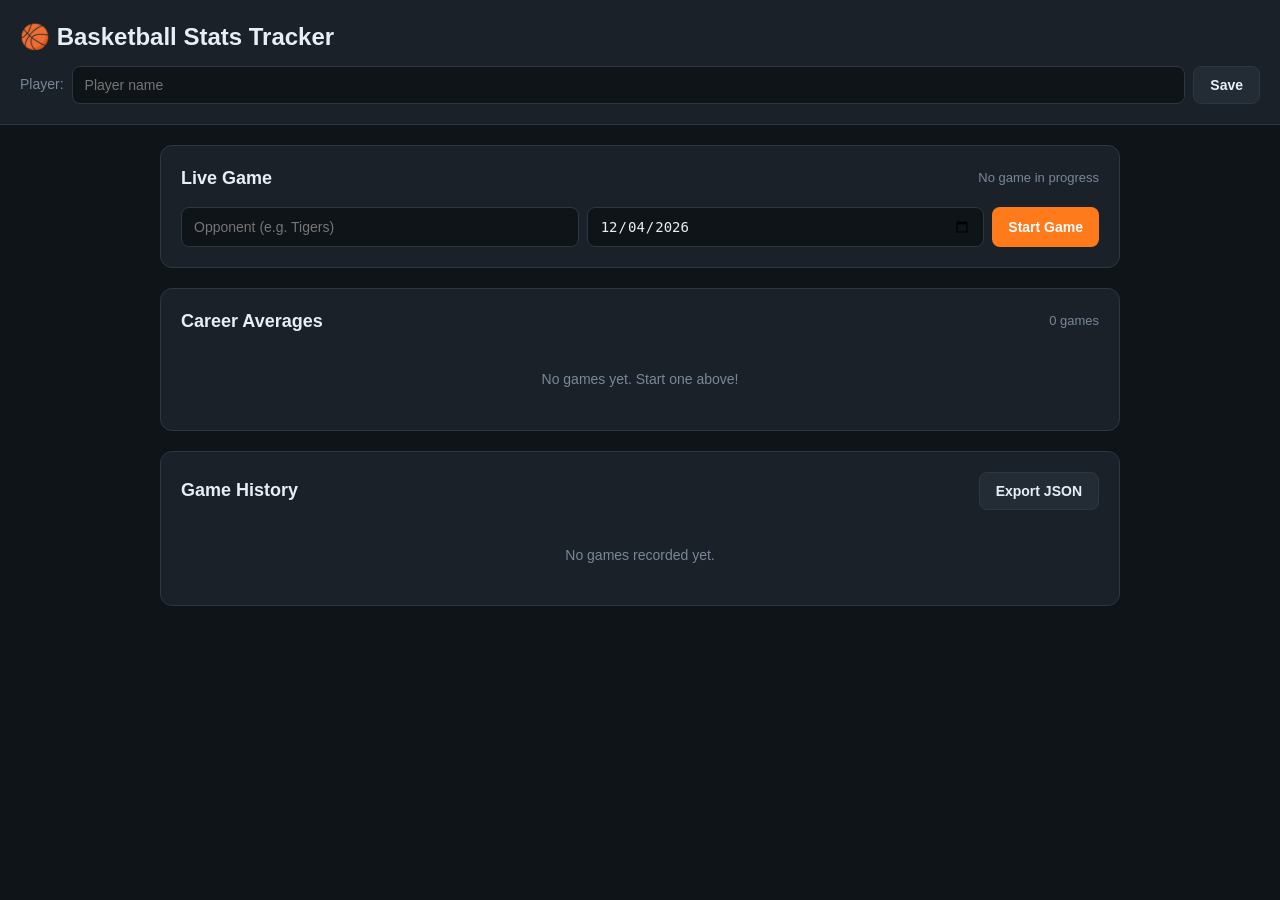
<file: index.html>
<!DOCTYPE html>
<html lang="en">
<head>
<meta charset="UTF-8" />
<meta name="viewport" content="width=device-width, initial-scale=1.0" />
<title>Basketball Stats Tracker</title>
<link rel="stylesheet" href="styles.css" />
</head>
<body>
<header>
  <h1>🏀 Basketball Stats Tracker</h1>
  <div class="player-bar">
    <label for="playerName">Player:</label>
    <input type="text" id="playerName" placeholder="Player name" />
    <button id="savePlayer" class="secondary">Save</button>
  </div>
</header>

<main>
  <section class="card" id="liveGameCard">
    <div class="card-header">
      <h2>Live Game</h2>
      <span id="gameStatus" class="status">No game in progress</span>
    </div>

    <div id="newGameForm">
      <div class="form-row">
        <input type="text" id="opponent" placeholder="Opponent (e.g. Tigers)" />
        <input type="date" id="gameDate" />
        <button id="startGame">Start Game</button>
      </div>
    </div>

    <div id="liveGame" class="hidden">
      <div class="game-header">
        <div class="game-meta">
          <input type="text" id="liveOpponent" placeholder="Opponent" />
          <input type="date" id="liveDate" />
        </div>
        <div class="big-score"><span id="livePoints">0</span> PTS</div>
      </div>

      <div class="stat-grid">
        <div class="stat-box" data-stat="ftm">
          <div class="stat-label">Free Throws</div>
          <div class="stat-value"><span id="ftm">0</span> / <span id="fta">0</span></div>
          <div class="stat-buttons">
            <button class="make" data-action="make" data-type="ft">Make +1</button>
            <button class="miss" data-action="miss" data-type="ft">Miss</button>
          </div>
        </div>

        <div class="stat-box" data-stat="fg2">
          <div class="stat-label">2-Pointers</div>
          <div class="stat-value"><span id="fg2m">0</span> / <span id="fg2a">0</span></div>
          <div class="stat-buttons">
            <button class="make" data-action="make" data-type="fg2">Make +2</button>
            <button class="miss" data-action="miss" data-type="fg2">Miss</button>
          </div>
        </div>

        <div class="stat-box" data-stat="fg3">
          <div class="stat-label">3-Pointers</div>
          <div class="stat-value"><span id="fg3m">0</span> / <span id="fg3a">0</span></div>
          <div class="stat-buttons">
            <button class="make" data-action="make" data-type="fg3">Make +3</button>
            <button class="miss" data-action="miss" data-type="fg3">Miss</button>
          </div>
        </div>

        <div class="stat-box simple">
          <div class="stat-label">Rebounds</div>
          <div class="stat-value" id="reb">0</div>
          <div class="stat-buttons">
            <button data-action="inc" data-stat="reb">+1</button>
            <button class="secondary" data-action="dec" data-stat="reb">−1</button>
          </div>
        </div>

        <div class="stat-box simple">
          <div class="stat-label">Assists</div>
          <div class="stat-value" id="ast">0</div>
          <div class="stat-buttons">
            <button data-action="inc" data-stat="ast">+1</button>
            <button class="secondary" data-action="dec" data-stat="ast">−1</button>
          </div>
        </div>

        <div class="stat-box simple">
          <div class="stat-label">Steals</div>
          <div class="stat-value" id="stl">0</div>
          <div class="stat-buttons">
            <button data-action="inc" data-stat="stl">+1</button>
            <button class="secondary" data-action="dec" data-stat="stl">−1</button>
          </div>
        </div>

        <div class="stat-box simple">
          <div class="stat-label">Blocks</div>
          <div class="stat-value" id="blk">0</div>
          <div class="stat-buttons">
            <button data-action="inc" data-stat="blk">+1</button>
            <button class="secondary" data-action="dec" data-stat="blk">−1</button>
          </div>
        </div>

        <div class="stat-box simple">
          <div class="stat-label">Turnovers</div>
          <div class="stat-value" id="tov">0</div>
          <div class="stat-buttons">
            <button data-action="inc" data-stat="tov">+1</button>
            <button class="secondary" data-action="dec" data-stat="tov">−1</button>
          </div>
        </div>

        <div class="stat-box simple">
          <div class="stat-label">Fouls</div>
          <div class="stat-value" id="pf">0</div>
          <div class="stat-buttons">
            <button data-action="inc" data-stat="pf">+1</button>
            <button class="secondary" data-action="dec" data-stat="pf">−1</button>
          </div>
        </div>
      </div>

      <div class="game-actions">
        <button id="finishGame" class="primary">Finish Game</button>
        <button id="cancelGame" class="danger">Cancel</button>
      </div>
      <div id="editBanner" class="edit-banner hidden">Editing saved game</div>
    </div>
  </section>

  <section class="card">
    <div class="card-header">
      <h2>Career Averages</h2>
      <span class="muted" id="gamesPlayed">0 games</span>
    </div>
    <div class="avg-grid" id="averages"></div>
  </section>

  <section class="card">
    <div class="card-header">
      <h2>Game History</h2>
      <button id="exportBtn" class="secondary">Export JSON</button>
    </div>
    <div id="history"></div>
  </section>
</main>

<script src="app.js"></script>
</body>
</html>
</file>
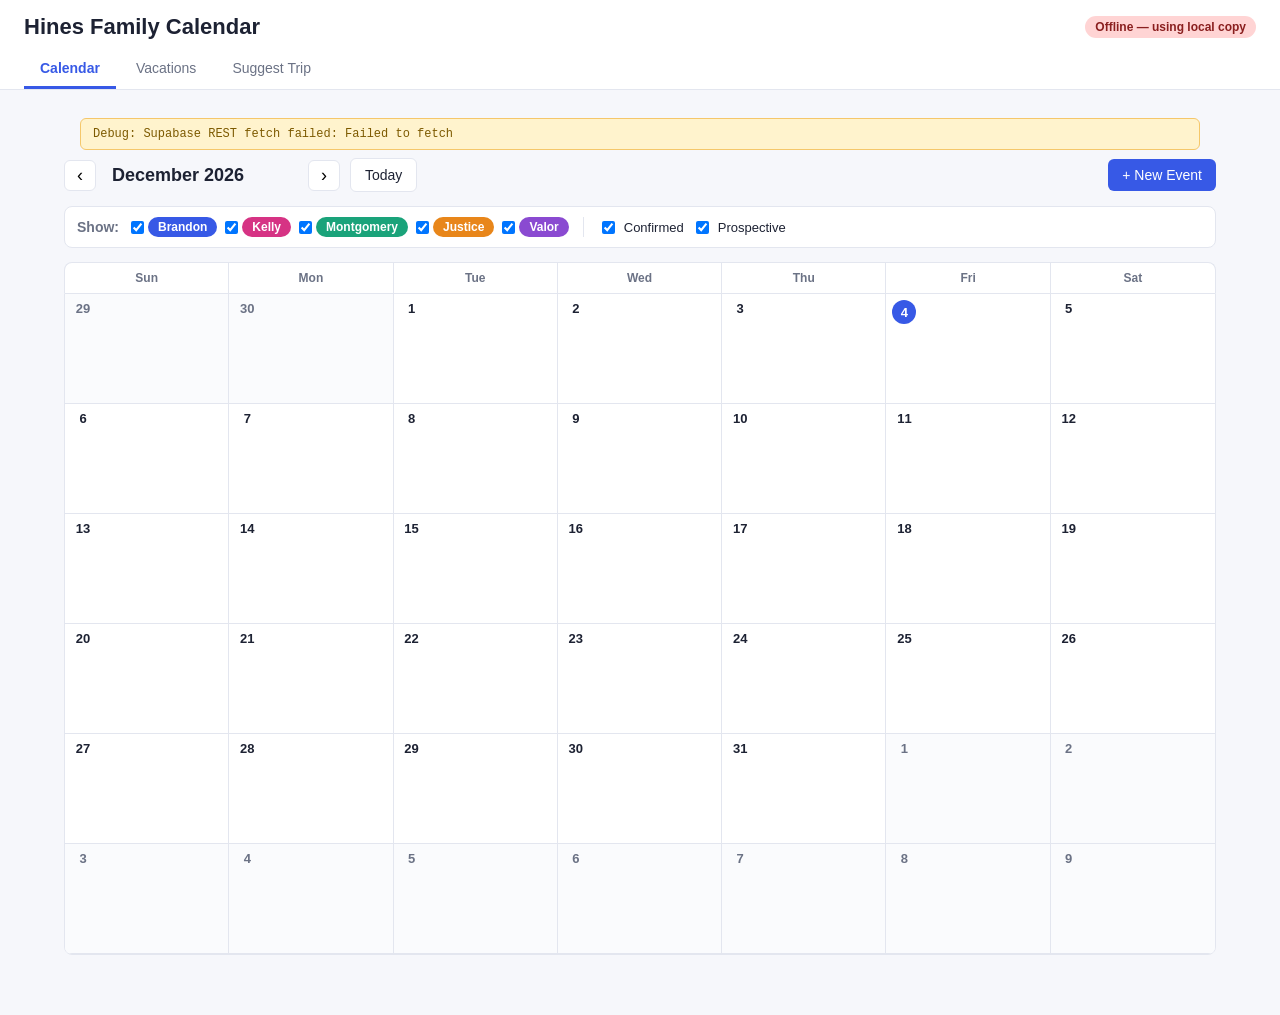
<file: calendar/index.html>
<!DOCTYPE html>
<html lang="en">
<head>
<meta charset="UTF-8" />
<meta name="viewport" content="width=device-width, initial-scale=1.0" />
<meta http-equiv="Cache-Control" content="no-cache, no-store, must-revalidate" />
<meta http-equiv="Pragma" content="no-cache" />
<meta http-equiv="Expires" content="0" />
<title>Hines Family Calendar</title>
<link rel="stylesheet" href="styles.css?v=4" />
</head>
<body>
<header class="app-header">
  <div class="header-row">
    <h1>Hines Family Calendar</h1>
    <span id="sync-status" class="sync-status" data-kind="connecting">Loading…</span>
  </div>
  <nav class="tabs">
    <button class="tab-btn active" data-tab="calendar">Calendar</button>
    <button class="tab-btn" data-tab="vacations">Vacations</button>
    <button class="tab-btn" data-tab="suggest">Suggest Trip</button>
  </nav>
</header>

<main>
  <section class="view active" id="view-calendar">
    <div class="calendar-controls">
      <button id="prev-month" class="nav-btn">‹</button>
      <h2 id="month-label"></h2>
      <button id="next-month" class="nav-btn">›</button>
      <button id="today-btn" class="secondary">Today</button>
      <button id="new-event-btn" class="primary">+ New Event</button>
    </div>

    <div class="filters">
      <span class="filter-label">Show:</span>
      <label class="member-chip"><input type="checkbox" class="filter-member" value="Brandon" checked /><span class="chip c-brandon">Brandon</span></label>
      <label class="member-chip"><input type="checkbox" class="filter-member" value="Kelly" checked /><span class="chip c-kelly">Kelly</span></label>
      <label class="member-chip"><input type="checkbox" class="filter-member" value="Montgomery" checked /><span class="chip c-montgomery">Montgomery</span></label>
      <label class="member-chip"><input type="checkbox" class="filter-member" value="Justice" checked /><span class="chip c-justice">Justice</span></label>
      <label class="member-chip"><input type="checkbox" class="filter-member" value="Valor" checked /><span class="chip c-valor">Valor</span></label>
      <span class="filter-sep"></span>
      <label class="status-toggle"><input type="checkbox" id="filter-confirmed" checked /> Confirmed</label>
      <label class="status-toggle"><input type="checkbox" id="filter-prospective" checked /> Prospective</label>
    </div>

    <div class="weekday-row">
      <div>Sun</div><div>Mon</div><div>Tue</div><div>Wed</div><div>Thu</div><div>Fri</div><div>Sat</div>
    </div>
    <div class="calendar-grid" id="calendar-grid"></div>
  </section>

  <section class="view" id="view-vacations">
    <div class="section-header">
      <h2>Vacations</h2>
      <button id="new-vacation-btn" class="primary">+ New Vacation</button>
    </div>
    <div id="vacation-list"></div>
  </section>

  <section class="view" id="view-suggest">
    <h2>Suggest Trip Dates</h2>
    <p class="muted">Find date windows where travelers have no confirmed conflicts.</p>
    <div class="suggest-form">
      <div class="field">
        <label>Who's going?</label>
        <label class="status-toggle"><input type="checkbox" id="suggest-everyone" /> Everyone</label>
        <div class="member-toggles" id="suggest-members"></div>
      </div>
      <div class="field-row">
        <div class="field">
          <label>Trip length (days)</label>
          <input type="number" id="suggest-duration" min="1" max="60" value="5" />
        </div>
        <div class="field">
          <label>Earliest date</label>
          <input type="date" id="suggest-start" />
        </div>
        <div class="field">
          <label>Latest date</label>
          <input type="date" id="suggest-end" />
        </div>
      </div>
      <div class="field">
        <label class="status-toggle"><input type="checkbox" id="suggest-avoid-prospective" /> Also avoid prospective events</label>
      </div>
      <button id="suggest-run" class="primary">Find Dates</button>
    </div>
    <div id="suggest-results"></div>
  </section>
</main>

<div class="modal-backdrop" id="event-modal" hidden style="display:none">
  <div class="modal">
    <header class="modal-header">
      <h3 id="event-modal-title">New Event</h3>
      <button class="close-btn" id="event-close" type="button">×</button>
    </header>
    <form id="event-form">
      <input type="hidden" id="event-id" />

      <div class="field">
        <label>Title</label>
        <input type="text" id="event-title" required placeholder="e.g. Soccer practice" />
      </div>

      <div class="field-row">
        <div class="field">
          <label>Type</label>
          <select id="event-type">
            <option value="activity">Activity</option>
            <option value="vacation">Vacation</option>
          </select>
        </div>
        <div class="field">
          <label>Status</label>
          <select id="event-status">
            <option value="confirmed">Confirmed</option>
            <option value="prospective">Prospective</option>
          </select>
        </div>
      </div>

      <div class="field-row">
        <div class="field">
          <label>Start date</label>
          <input type="date" id="event-start" required />
        </div>
        <div class="field">
          <label>End date</label>
          <input type="date" id="event-end" required />
        </div>
      </div>

      <div class="field">
        <label>Who's involved?</label>
        <label class="status-toggle"><input type="checkbox" id="event-everyone" /> Everyone</label>
        <div class="member-toggles" id="event-members"></div>
      </div>

      <fieldset id="vacation-fields" class="vacation-fields" hidden>
        <legend>Vacation Details</legend>

        <div class="field">
          <label>Flights</label>
          <div id="flights-list"></div>
          <button type="button" class="secondary small" id="add-flight">+ Add flight</button>
        </div>

        <div class="field">
          <label>Car rental</label>
          <input type="text" id="v-car" placeholder="Company, confirmation #, pickup/dropoff" />
        </div>

        <div class="field">
          <label>Hotel</label>
          <input type="text" id="v-hotel" placeholder="Name, confirmation #, check-in/out" />
        </div>

        <div class="field">
          <label>Who's watching the kids staying home?</label>
          <input type="text" id="v-kids-care" placeholder="e.g. Grandma has Valor at her house" />
        </div>

        <div class="field">
          <label>Who's watching Sable?</label>
          <input type="text" id="v-sable" placeholder="e.g. Boarding at Paws Inn" />
        </div>
      </fieldset>

      <div class="field">
        <label>Notes</label>
        <textarea id="event-notes" rows="3"></textarea>
      </div>

      <div class="modal-actions">
        <button type="button" class="danger" id="event-delete" hidden>Delete</button>
        <button type="button" class="secondary" id="event-cancel">Cancel</button>
        <button type="submit" class="primary">Save</button>
      </div>
    </form>
  </div>
</div>

<script>
  // Inline diagnostic: prove JS is running and the fresh HTML is loaded.
  (function () {
    var el = document.getElementById("sync-status");
    if (el) { el.textContent = "Starting…"; el.dataset.kind = "connecting"; }
  })();
</script>
<script>
// ---------- Supabase config (inline so there's no separate file to cache) ----------
window.FAMILY_CAL_CONFIG = {
  SUPABASE_URL: "https://amsstzzeuyuxqymkkeey.supabase.co",
  SUPABASE_ANON_KEY: "eyJhbGciOiJIUzI1NiIsInR5cCI6IkpXVCJ9.eyJpc3MiOiJzdXBhYmFzZSIsInJlZiI6ImFtc3N0enpldXl1eHF5bWtrZWV5Iiwicm9sZSI6ImFub24iLCJpYXQiOjE3NzY2MTQ0NTAsImV4cCI6MjA5MjE5MDQ1MH0.9oOxlqacqpwNjL_a0HPIzryFTFhqlkrlF1qluGQGxmI",
};

// ---------- App (inlined so cache is tied to the HTML) ----------
const STORAGE_KEY = "hines-family-calendar-v1";
const MEMBERS = ["Brandon", "Kelly", "Montgomery", "Justice", "Valor"];
const MONTH_NAMES = [
  "January","February","March","April","May","June",
  "July","August","September","October","November","December"
];

const cfg = window.FAMILY_CAL_CONFIG || {};
const SUPABASE_CONFIGURED =
  cfg.SUPABASE_URL &&
  cfg.SUPABASE_ANON_KEY &&
  !cfg.SUPABASE_URL.includes("YOUR-PROJECT-REF") &&
  !cfg.SUPABASE_ANON_KEY.includes("YOUR-ANON-KEY");

// Direct REST access to Supabase via fetch() — no client library required.
// PostgREST endpoint: {URL}/rest/v1/{table}

let supabase = null; // stays null unless the optional realtime lib loaded

const REST_HEADERS = SUPABASE_CONFIGURED ? {
  "apikey": cfg.SUPABASE_ANON_KEY,
  "Authorization": "Bearer " + cfg.SUPABASE_ANON_KEY,
  "Content-Type": "application/json",
} : {};

async function restRequest(method, path, body, extraHeaders) {
  const url = cfg.SUPABASE_URL + "/rest/v1" + path;
  const headers = Object.assign({}, REST_HEADERS, extraHeaders || {});
  const res = await fetch(url, {
    method,
    headers,
    body: body ? JSON.stringify(body) : undefined,
  });
  if (!res.ok) {
    let text = "";
    try { text = await res.text(); } catch {}
    throw new Error("HTTP " + res.status + " " + res.statusText + (text ? " — " + text : ""));
  }
  if (res.status === 204) return null;
  const ct = res.headers.get("content-type") || "";
  return ct.includes("application/json") ? res.json() : null;
}

function withTimeout(promise, ms, tag) {
  return Promise.race([
    promise,
    new Promise((_, reject) => setTimeout(() => reject(new Error(tag + " timed out after " + ms + "ms")), ms)),
  ]);
}

let state = { events: [] };
let viewDate = new Date();

function toISO(d) {
  const y = d.getFullYear();
  const m = String(d.getMonth() + 1).padStart(2, "0");
  const day = String(d.getDate()).padStart(2, "0");
  return y + "-" + m + "-" + day;
}
function fromISO(s) {
  const parts = s.split("-").map(Number);
  return new Date(parts[0], parts[1] - 1, parts[2]);
}
function addDays(d, n) {
  const x = new Date(d);
  x.setDate(x.getDate() + n);
  return x;
}
function daysBetween(a, b) {
  return Math.round((fromISO(b) - fromISO(a)) / (1000 * 60 * 60 * 24));
}
function sameDay(a, b) {
  return a.getFullYear() === b.getFullYear()
    && a.getMonth() === b.getMonth()
    && a.getDate() === b.getDate();
}
function formatShort(iso) {
  const d = fromISO(iso);
  return MONTH_NAMES[d.getMonth()].slice(0,3) + " " + d.getDate() + ", " + d.getFullYear();
}
function formatDateRange(start, end) {
  if (start === end) return formatShort(start);
  return formatShort(start) + " – " + formatShort(end);
}
function uid() {
  return Math.random().toString(36).slice(2, 10) + Date.now().toString(36);
}

function rowToEvent(r) {
  return {
    id: r.id,
    title: r.title,
    type: r.type,
    status: r.status,
    startDate: r.start_date,
    endDate: r.end_date,
    members: r.members || [],
    notes: r.notes || "",
    vacation: r.vacation || undefined,
  };
}
function eventToRow(ev) {
  return {
    id: ev.id,
    title: ev.title,
    type: ev.type,
    status: ev.status,
    start_date: ev.startDate,
    end_date: ev.endDate,
    members: ev.members,
    notes: ev.notes || "",
    vacation: ev.vacation || null,
  };
}

function loadLocal() {
  try {
    const raw = localStorage.getItem(STORAGE_KEY);
    return raw ? JSON.parse(raw) : null;
  } catch { return null; }
}
function saveLocal() {
  localStorage.setItem(STORAGE_KEY, JSON.stringify(state));
}

async function initData() {
  if (!SUPABASE_CONFIGURED) {
    const local = loadLocal();
    if (local) state = local;
    setSyncStatus("local", "Local only — share setup incomplete");
    return;
  }

  setSyncStatus("connecting", "Connecting…");

  try {
    const rows = await withTimeout(
      restRequest("GET", "/events?select=*", null, { "Accept": "application/json" }),
      10000,
      "events select"
    );
    state.events = (rows || []).map(rowToEvent);
    setSyncStatus("ok", "Synced");

    const local = loadLocal();
    if (state.events.length === 0 && local && local.events && local.events.length) {
      setSyncStatus("connecting", "Uploading local events…");
      try {
        const bulk = local.events.map(eventToRow);
        await restRequest("POST", "/events", bulk, { "Prefer": "resolution=merge-duplicates" });
        state.events = local.events;
        setSyncStatus("ok", "Synced (migrated local)");
      } catch (e) {
        console.warn("Migration upload failed:", e);
      }
    }

    // Simple polling to pick up edits from other family members every 20s.
    startPolling();
  } catch (err) {
    console.error("Initial fetch failed:", err);
    const msg = (err && err.message) || String(err);
    showDebug("Supabase REST fetch failed: " + msg);
    const local = loadLocal();
    if (local) state = local;
    setSyncStatus("error", "Offline — using local copy");
  }
}

let pollTimer = null;
function startPolling() {
  if (pollTimer) clearInterval(pollTimer);
  pollTimer = setInterval(async () => {
    try {
      const rows = await restRequest("GET", "/events?select=*", null, { "Accept": "application/json" });
      state.events = (rows || []).map(rowToEvent);
      renderCalendar();
      if (activeTab() === "vacations") renderVacations();
    } catch (e) {
      console.warn("Poll failed:", e);
    }
  }, 20000);
}

async function upsertEvent(ev) {
  if (!SUPABASE_CONFIGURED) { saveLocal(); return true; }
  try {
    await restRequest("POST", "/events", [eventToRow(ev)], { "Prefer": "resolution=merge-duplicates" });
    return true;
  } catch (err) {
    console.error(err);
    alert("Save failed: " + (err.message || err));
    return false;
  }
}

async function deleteEvent(id) {
  if (!SUPABASE_CONFIGURED) { saveLocal(); return true; }
  try {
    await restRequest("DELETE", "/events?id=eq." + encodeURIComponent(id));
    return true;
  } catch (err) {
    console.error(err);
    alert("Delete failed: " + (err.message || err));
    return false;
  }
}

function setSyncStatus(kind, text) {
  const el = document.getElementById("sync-status");
  if (!el) return;
  el.textContent = text;
  el.dataset.kind = kind;
}

function showDebug(msg) {
  let el = document.getElementById("debug-banner");
  if (!el) {
    el = document.createElement("div");
    el.id = "debug-banner";
    el.style.cssText = "background:#fff3cd;border:1px solid #f5c76a;color:#7d5a00;padding:8px 12px;margin:8px 16px;border-radius:6px;font-size:12px;font-family:monospace;white-space:pre-wrap;word-break:break-word;";
    const main = document.querySelector("main");
    if (main) main.insertBefore(el, main.firstChild);
  }
  el.textContent = "Debug: " + msg;
}

function activeTab() {
  const t = document.querySelector(".tab-btn.active");
  return t ? t.dataset.tab : null;
}

function eventCoversDate(ev, isoDate) {
  return isoDate >= ev.startDate && isoDate <= ev.endDate;
}
function eventsOnDate(isoDate) {
  return state.events.filter(ev => eventCoversDate(ev, isoDate));
}

document.querySelectorAll(".tab-btn").forEach(btn => {
  btn.addEventListener("click", () => {
    document.querySelectorAll(".tab-btn").forEach(b => b.classList.remove("active"));
    document.querySelectorAll(".view").forEach(v => v.classList.remove("active"));
    btn.classList.add("active");
    document.getElementById("view-" + btn.dataset.tab).classList.add("active");
    if (btn.dataset.tab === "vacations") renderVacations();
    if (btn.dataset.tab === "suggest") initSuggestView();
  });
});

const gridEl = document.getElementById("calendar-grid");
const monthLabel = document.getElementById("month-label");

function renderCalendar() {
  const year = viewDate.getFullYear();
  const month = viewDate.getMonth();
  monthLabel.textContent = MONTH_NAMES[month] + " " + year;

  const firstOfMonth = new Date(year, month, 1);
  const startDay = firstOfMonth.getDay();
  const gridStart = addDays(firstOfMonth, -startDay);

  const activeMembers = getFilterMembers();
  const showConfirmed = document.getElementById("filter-confirmed").checked;
  const showProspective = document.getElementById("filter-prospective").checked;

  const today = new Date();
  gridEl.innerHTML = "";

  for (let i = 0; i < 42; i++) {
    const cellDate = addDays(gridStart, i);
    const iso = toISO(cellDate);
    const cell = document.createElement("div");
    cell.className = "day-cell";
    if (cellDate.getMonth() !== month) cell.classList.add("other-month");
    if (sameDay(cellDate, today)) cell.classList.add("today");

    const num = document.createElement("div");
    num.className = "day-num";
    num.textContent = cellDate.getDate();
    cell.appendChild(num);

    const dayEvents = eventsOnDate(iso).filter(ev => {
      if (ev.status === "confirmed" && !showConfirmed) return false;
      if (ev.status === "prospective" && !showProspective) return false;
      return ev.members.some(m => activeMembers.includes(m));
    });
    dayEvents.sort((a, b) => (a.type === "vacation" ? -1 : 1));

    const MAX = 4;
    dayEvents.slice(0, MAX).forEach(ev => cell.appendChild(renderEventPill(ev)));
    if (dayEvents.length > MAX) {
      const more = document.createElement("div");
      more.className = "more-indicator";
      more.textContent = "+" + (dayEvents.length - MAX) + " more";
      more.addEventListener("click", () => alert(
        dayEvents.map(e => "• " + e.title + " (" + e.members.join(", ") + ")").join("\n")
      ));
      cell.appendChild(more);
    }

    cell.addEventListener("click", (e) => {
      if (e.target.classList.contains("event-pill") || e.target.closest(".event-pill")) return;
      if (e.target.classList.contains("more-indicator")) return;
      openEventModal({ defaultDate: iso });
    });

    gridEl.appendChild(cell);
  }
}

function renderEventPill(ev) {
  const pill = document.createElement("div");
  pill.className = "event-pill " + ev.status + (ev.type === "vacation" ? " vacation" : "") + (isImportedEvent(ev) ? " imported" : "");
  const dots = document.createElement("span");
  dots.className = "dots";
  ev.members.forEach(m => {
    const dot = document.createElement("span");
    dot.className = "dot d-" + m.toLowerCase();
    dot.title = m;
    dots.appendChild(dot);
  });
  pill.appendChild(dots);
  pill.appendChild(document.createTextNode(
    (ev.type === "vacation" ? "✈ " : (isImportedEvent(ev) ? "🍎 " : "")) + ev.title
  ));
  pill.title = ev.title + "\n" + formatDateRange(ev.startDate, ev.endDate) + "\n" + ev.members.join(", ") + "\n" + ev.status + (isImportedEvent(ev) ? "\n(From Apple Calendar)" : "");
  pill.addEventListener("click", (e) => {
    e.stopPropagation();
    openEventModal({ event: ev });
  });
  return pill;
}

function getFilterMembers() {
  return Array.from(document.querySelectorAll(".filter-member:checked")).map(el => el.value);
}

document.getElementById("prev-month").addEventListener("click", () => {
  viewDate = new Date(viewDate.getFullYear(), viewDate.getMonth() - 1, 1);
  renderCalendar();
});
document.getElementById("next-month").addEventListener("click", () => {
  viewDate = new Date(viewDate.getFullYear(), viewDate.getMonth() + 1, 1);
  renderCalendar();
});
document.getElementById("today-btn").addEventListener("click", () => {
  viewDate = new Date();
  renderCalendar();
});
document.getElementById("new-event-btn").addEventListener("click", () => openEventModal({}));
document.querySelectorAll(".filter-member, #filter-confirmed, #filter-prospective")
  .forEach(el => el.addEventListener("change", renderCalendar));

const modal = document.getElementById("event-modal");
const form = document.getElementById("event-form");
const typeSelect = document.getElementById("event-type");
const vacationFields = document.getElementById("vacation-fields");
const membersContainer = document.getElementById("event-members");
const everyoneToggle = document.getElementById("event-everyone");
const flightsList = document.getElementById("flights-list");
const deleteBtn = document.getElementById("event-delete");
const modalTitle = document.getElementById("event-modal-title");

function buildMemberToggles(container, namePrefix) {
  container.innerHTML = "";
  MEMBERS.forEach(m => {
    const label = document.createElement("label");
    label.className = "member-chip";
    label.innerHTML = '<input type="checkbox" name="' + namePrefix + '" value="' + m + '" /><span class="chip c-' + m.toLowerCase() + '">' + m + '</span>';
    container.appendChild(label);
  });
}

buildMemberToggles(membersContainer, "event-member");
buildMemberToggles(document.getElementById("suggest-members"), "suggest-member");

typeSelect.addEventListener("change", () => {
  vacationFields.hidden = typeSelect.value !== "vacation";
});
everyoneToggle.addEventListener("change", () => {
  document.querySelectorAll('[name="event-member"]').forEach(cb => {
    cb.checked = everyoneToggle.checked;
  });
});
membersContainer.addEventListener("change", () => {
  const all = Array.from(document.querySelectorAll('[name="event-member"]'));
  everyoneToggle.checked = all.every(x => x.checked);
});

document.getElementById("event-close").addEventListener("click", closeModal);
document.getElementById("event-cancel").addEventListener("click", closeModal);
modal.addEventListener("click", (e) => {
  if (e.target === modal) closeModal();
});

document.getElementById("add-flight").addEventListener("click", () => addFlightRow({}));

function addFlightRow(flight) {
  const row = document.createElement("div");
  row.className = "flight-row";
  row.innerHTML =
    '<input type="text" class="flight-input" placeholder="Who / Airline / Flight # / Dates / Confirmation" value="' + escapeAttr(flight.detail || "") + '" />' +
    '<button type="button" class="secondary small remove-flight">Remove</button>';
  row.querySelector(".remove-flight").addEventListener("click", () => row.remove());
  flightsList.appendChild(row);
}

function escapeAttr(s) { return String(s).replace(/"/g, "&quot;"); }

function isImportedEvent(ev) {
  return !!(ev && typeof ev.id === "string" && ev.id.startsWith("ical-"));
}

function setModalReadOnly(readOnly) {
  const inputs = form.querySelectorAll("input, select, textarea, button.remove-flight, #add-flight");
  inputs.forEach(el => {
    if (el.type === "checkbox") el.disabled = readOnly;
    else if (el.tagName === "BUTTON") el.disabled = readOnly;
    else el.readOnly = readOnly;
    if (el.tagName === "SELECT") el.disabled = readOnly;
  });
  const saveBtn = form.querySelector('button[type="submit"]');
  if (saveBtn) saveBtn.hidden = readOnly;
  deleteBtn.hidden = readOnly || !document.getElementById("event-id").value;

  let banner = document.getElementById("readonly-banner");
  if (readOnly) {
    if (!banner) {
      banner = document.createElement("div");
      banner.id = "readonly-banner";
      banner.style.cssText = "background:#eaf1ff;border:1px solid #b9cbff;color:#1e3a8a;padding:8px 12px;border-radius:6px;margin-bottom:12px;font-size:13px;";
      form.insertBefore(banner, form.firstChild);
    }
    banner.textContent = "From Apple Calendar — edit it in Calendar.app. Changes here won't stick; the next hourly sync will overwrite them.";
    banner.hidden = false;
  } else if (banner) {
    banner.hidden = true;
  }
}

function openEventModal(opts) {
  opts = opts || {};
  const event = opts.event;
  const defaultDate = opts.defaultDate;
  if (membersContainer.children.length === 0) {
    buildMemberToggles(membersContainer, "event-member");
  }
  form.reset();
  flightsList.innerHTML = "";
  deleteBtn.hidden = !event;
  const readOnly = isImportedEvent(event);
  modalTitle.textContent = readOnly ? "Apple Calendar Event" : (event ? "Edit Event" : "New Event");

  if (event) {
    document.getElementById("event-id").value = event.id;
    document.getElementById("event-title").value = event.title;
    typeSelect.value = event.type;
    document.getElementById("event-status").value = event.status;
    document.getElementById("event-start").value = event.startDate;
    document.getElementById("event-end").value = event.endDate;
    document.getElementById("event-notes").value = event.notes || "";
    document.querySelectorAll('[name="event-member"]').forEach(cb => {
      cb.checked = event.members.includes(cb.value);
    });
    everyoneToggle.checked = event.members.length === MEMBERS.length;
    if (event.type === "vacation") {
      const vac = event.vacation || {};
      document.getElementById("v-car").value = vac.carRental || "";
      document.getElementById("v-hotel").value = vac.hotel || "";
      document.getElementById("v-kids-care").value = vac.kidsCare || "";
      document.getElementById("v-sable").value = vac.sableCare || "";
      (vac.flights || []).forEach(addFlightRow);
    }
  } else {
    document.getElementById("event-id").value = "";
    const d = defaultDate || toISO(new Date());
    document.getElementById("event-start").value = d;
    document.getElementById("event-end").value = d;
    document.getElementById("event-status").value = "confirmed";
    typeSelect.value = "activity";
  }
  vacationFields.hidden = typeSelect.value !== "vacation";
  setModalReadOnly(readOnly);
  modal.hidden = false;
  modal.style.display = "";
}

function closeModal() {
  modal.hidden = true;
  modal.style.display = "none";
}

form.addEventListener("submit", async (e) => {
  e.preventDefault();
  const id = document.getElementById("event-id").value || uid();
  const members = Array.from(document.querySelectorAll('[name="event-member"]:checked')).map(cb => cb.value);
  if (members.length === 0) {
    alert("Select at least one family member (or toggle Everyone).");
    return;
  }
  const startDate = document.getElementById("event-start").value;
  const endDate = document.getElementById("event-end").value;
  if (endDate < startDate) {
    alert("End date must be on or after start date.");
    return;
  }
  const type = typeSelect.value;
  const ev = {
    id,
    title: document.getElementById("event-title").value.trim(),
    type,
    status: document.getElementById("event-status").value,
    startDate,
    endDate,
    members,
    notes: document.getElementById("event-notes").value.trim(),
  };
  if (type === "vacation") {
    const flights = Array.from(flightsList.querySelectorAll(".flight-input"))
      .map(i => ({ detail: i.value.trim() }))
      .filter(f => f.detail);
    ev.vacation = {
      flights,
      carRental: document.getElementById("v-car").value.trim(),
      hotel: document.getElementById("v-hotel").value.trim(),
      kidsCare: document.getElementById("v-kids-care").value.trim(),
      sableCare: document.getElementById("v-sable").value.trim(),
    };
  }

  const idx = state.events.findIndex(e => e.id === id);
  if (idx >= 0) state.events[idx] = ev;
  else state.events.push(ev);

  await upsertEvent(ev);
  if (!supabase) saveLocal();
  closeModal();
  renderCalendar();
  if (activeTab() === "vacations") renderVacations();
});

deleteBtn.addEventListener("click", async () => {
  const id = document.getElementById("event-id").value;
  if (!id) return;
  if (!confirm("Delete this event?")) return;
  state.events = state.events.filter(e => e.id !== id);
  await deleteEvent(id);
  if (!supabase) saveLocal();
  closeModal();
  renderCalendar();
  renderVacations();
});

document.getElementById("new-vacation-btn").addEventListener("click", () => {
  openEventModal({});
  typeSelect.value = "vacation";
  vacationFields.hidden = false;
});

function renderVacations() {
  const list = document.getElementById("vacation-list");
  const vacations = state.events
    .filter(e => e.type === "vacation")
    .sort((a, b) => a.startDate.localeCompare(b.startDate));

  if (vacations.length === 0) {
    list.innerHTML = '<div class="empty">No vacations yet. Click "+ New Vacation" to add one.</div>';
    return;
  }
  list.innerHTML = "";
  vacations.forEach(v => list.appendChild(renderVacationCard(v)));
}

function renderVacationCard(v) {
  const card = document.createElement("div");
  card.className = "vacation-card " + v.status;
  const travelers = v.members.map(m => '<span class="chip c-' + m.toLowerCase() + '">' + m + '</span>').join("");
  const notGoing = MEMBERS.filter(m => !v.members.includes(m));
  const vac = v.vacation || {};

  const detailRows = [];
  const needed = (label) => '<span class="needed">' + label + ' Needed</span>';

  detailRows.push('<div class="detail-row"><div class="label">Flights</div><div>' +
    (vac.flights && vac.flights.length
      ? vac.flights.map(f => escapeHtml(f.detail)).join("<br>")
      : needed("Flights")) +
    '</div></div>');

  detailRows.push('<div class="detail-row"><div class="label">Car rental</div><div>' +
    (vac.carRental ? escapeHtml(vac.carRental) : needed("Car Rental")) +
    '</div></div>');

  detailRows.push('<div class="detail-row"><div class="label">Hotel</div><div>' +
    (vac.hotel ? escapeHtml(vac.hotel) : needed("Hotel")) +
    '</div></div>');

  if (notGoing.length) {
    detailRows.push('<div class="detail-row"><div class="label">Kids staying home</div><div><strong>' +
      notGoing.join(", ") + '</strong> — ' +
      (vac.kidsCare ? escapeHtml(vac.kidsCare) : needed("Kid Care")) +
      '</div></div>');
  }

  detailRows.push('<div class="detail-row"><div class="label">Sable\'s care</div><div>' +
    (vac.sableCare ? escapeHtml(vac.sableCare) : needed("Sable Care")) +
    '</div></div>');

  if (v.notes) detailRows.push('<div class="detail-row"><div class="label">Notes</div><div>' + escapeHtml(v.notes) + '</div></div>');

  card.innerHTML =
    '<h3>' +
      '<span>✈ ' + escapeHtml(v.title) + ' <span class="status-tag ' + v.status + '">' + v.status + '</span></span>' +
      '<button class="edit-link" data-edit-id="' + v.id + '">Edit</button>' +
    '</h3>' +
    '<div class="dates">' + formatDateRange(v.startDate, v.endDate) + ' · ' + (daysBetween(v.startDate, v.endDate) + 1) + ' days</div>' +
    '<div class="travelers">' + (travelers || '<span class="muted">No travelers selected</span>') + '</div>' +
    detailRows.join("");
  card.querySelector(".edit-link").addEventListener("click", () => openEventModal({ event: v }));
  return card;
}

function escapeHtml(s) {
  return String(s).replace(/[&<>"']/g, c => ({
    "&":"&amp;","<":"&lt;",">":"&gt;","\"":"&quot;","'":"&#39;"
  })[c]);
}

function initSuggestView() {
  const startInput = document.getElementById("suggest-start");
  const endInput = document.getElementById("suggest-end");
  if (!startInput.value) {
    const today = new Date();
    startInput.value = toISO(today);
    endInput.value = toISO(addDays(today, 180));
  }
}

document.getElementById("suggest-everyone").addEventListener("change", (e) => {
  document.querySelectorAll('[name="suggest-member"]').forEach(cb => cb.checked = e.target.checked);
});

document.getElementById("suggest-run").addEventListener("click", () => {
  const members = Array.from(document.querySelectorAll('[name="suggest-member"]:checked')).map(cb => cb.value);
  const duration = parseInt(document.getElementById("suggest-duration").value, 10);
  const start = document.getElementById("suggest-start").value;
  const end = document.getElementById("suggest-end").value;
  const avoidProspective = document.getElementById("suggest-avoid-prospective").checked;

  const resultsEl = document.getElementById("suggest-results");
  if (!members.length) {
    resultsEl.innerHTML = '<div class="empty">Pick at least one traveler.</div>';
    return;
  }
  if (!start || !end || !duration) {
    resultsEl.innerHTML = '<div class="empty">Fill out duration and date range.</div>';
    return;
  }
  if (fromISO(end) < fromISO(start)) {
    resultsEl.innerHTML = '<div class="empty">Latest date must be after earliest date.</div>';
    return;
  }

  const suggestions = findAvailableWindows({ members, duration, start, end, avoidProspective });
  if (!suggestions.length) {
    resultsEl.innerHTML = '<div class="empty">No ' + duration + '-day windows are fully free. Try extending the date range, shortening the trip, or turning off "avoid prospective".</div>';
    return;
  }
  resultsEl.innerHTML = "";
  const header = document.createElement("h3");
  header.textContent = "Top " + Math.min(suggestions.length, 10) + " suggestions";
  resultsEl.appendChild(header);

  suggestions.slice(0, 10).forEach(s => {
    const row = document.createElement("div");
    row.className = "suggest-result " + (s.prospectiveConflicts === 0 ? "clean" : "ok");
    const note = s.prospectiveConflicts === 0
      ? "No conflicts"
      : s.prospectiveConflicts + " prospective conflict" + (s.prospectiveConflicts>1?"s":"");
    row.innerHTML =
      '<div>' +
        '<div class="range">' + formatDateRange(s.startDate, s.endDate) + '</div>' +
        '<div class="note">' + note + (s.weekendDays ? " · " + s.weekendDays + " weekend day(s)" : "") + '</div>' +
      '</div>' +
      '<button class="secondary small" data-plan="' + s.startDate + '|' + s.endDate + '">Plan trip</button>';
    row.querySelector("[data-plan]").addEventListener("click", () => {
      openEventModal({});
      typeSelect.value = "vacation";
      vacationFields.hidden = false;
      document.getElementById("event-start").value = s.startDate;
      document.getElementById("event-end").value = s.endDate;
      document.getElementById("event-title").value = "New Trip";
      document.querySelectorAll('[name="event-member"]').forEach(cb => {
        cb.checked = members.includes(cb.value);
      });
      everyoneToggle.checked = members.length === MEMBERS.length;
    });
    resultsEl.appendChild(row);
  });
});

function findAvailableWindows(opts) {
  const { members, duration, start, end, avoidProspective } = opts;
  const results = [];
  let cursor = fromISO(start);
  const endDate = fromISO(end);

  while (addDays(cursor, duration - 1) <= endDate) {
    const windowStart = toISO(cursor);
    const windowEnd = toISO(addDays(cursor, duration - 1));
    let hasConfirmedConflict = false;
    let prospectiveConflicts = 0;

    for (const ev of state.events) {
      if (!ev.members.some(m => members.includes(m))) continue;
      if (ev.endDate < windowStart || ev.startDate > windowEnd) continue;
      if (ev.status === "confirmed") { hasConfirmedConflict = true; break; }
      if (ev.status === "prospective") prospectiveConflicts++;
    }

    if (!hasConfirmedConflict && (!avoidProspective || prospectiveConflicts === 0)) {
      let weekendDays = 0;
      for (let i = 0; i < duration; i++) {
        const day = addDays(cursor, i).getDay();
        if (day === 0 || day === 6) weekendDays++;
      }
      results.push({ startDate: windowStart, endDate: windowEnd, prospectiveConflicts, weekendDays });
    }
    cursor = addDays(cursor, 1);
  }

  results.sort((a, b) =>
    a.prospectiveConflicts - b.prospectiveConflicts
    || b.weekendDays - a.weekendDays
    || a.startDate.localeCompare(b.startDate)
  );
  return results;
}

(async function boot() {
  renderCalendar();
  await initData();
  renderCalendar();
})();
</script>
</body>
</html>
</file>
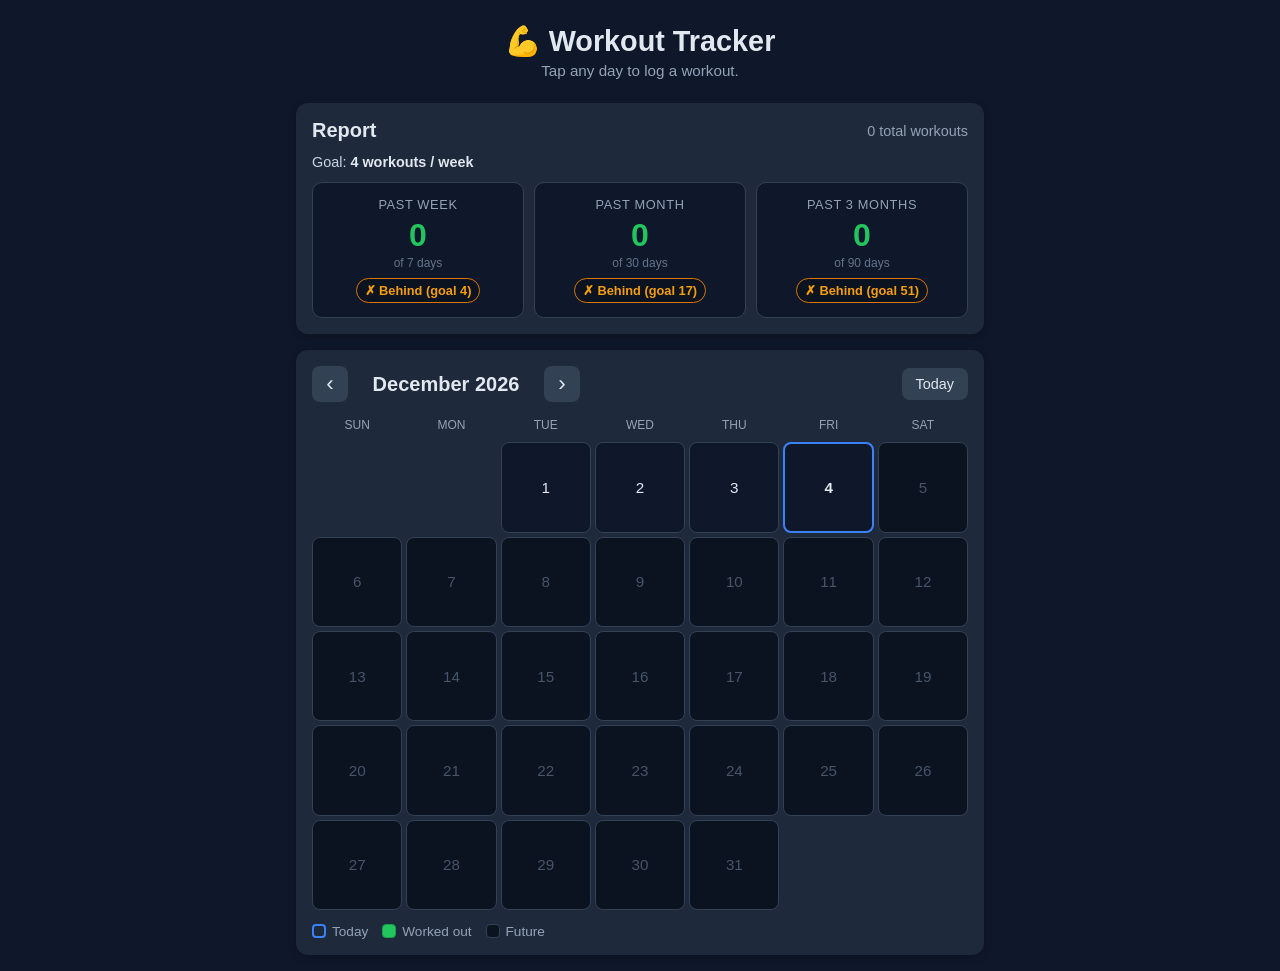
<file: workout.html>
<!DOCTYPE html>
<html lang="en">
<head>
<meta charset="UTF-8" />
<meta name="viewport" content="width=device-width, initial-scale=1.0" />
<title>Workout Tracker</title>
<link rel="stylesheet" href="workout.css?v=2" />
</head>
<body>
<header>
  <h1>💪 Workout Tracker</h1>
  <p class="subtitle">Tap any day to log a workout.</p>
</header>

<main>
  <section class="card" id="reportCard">
    <div class="card-header">
      <h2>Report</h2>
      <span class="muted" id="totalCount">0 total workouts</span>
    </div>
    <p class="goal-line">Goal: <strong>4 workouts / week</strong></p>
    <div class="report-grid">
      <div class="report-box">
        <div class="report-label">Past Week</div>
        <div class="report-value" id="reportWeek">0</div>
        <div class="report-sub" id="subWeek">of 7 days</div>
        <div class="report-status" id="statusWeek"></div>
      </div>
      <div class="report-box">
        <div class="report-label">Past Month</div>
        <div class="report-value" id="reportMonth">0</div>
        <div class="report-sub" id="subMonth">of 30 days</div>
        <div class="report-status" id="statusMonth"></div>
      </div>
      <div class="report-box">
        <div class="report-label">Past 3 Months</div>
        <div class="report-value" id="reportQuarter">0</div>
        <div class="report-sub" id="subQuarter">of 90 days</div>
        <div class="report-status" id="statusQuarter"></div>
      </div>
    </div>
  </section>

  <section class="card">
    <div class="card-header">
      <div class="calendar-nav">
        <button id="prevMonth" class="nav-btn" aria-label="Previous month">‹</button>
        <h2 id="monthLabel">Month Year</h2>
        <button id="nextMonth" class="nav-btn" aria-label="Next month">›</button>
      </div>
      <button id="todayBtn" class="secondary">Today</button>
    </div>

    <div class="weekday-row">
      <div>Sun</div>
      <div>Mon</div>
      <div>Tue</div>
      <div>Wed</div>
      <div>Thu</div>
      <div>Fri</div>
      <div>Sat</div>
    </div>
    <div class="calendar-grid" id="calendar"></div>

    <div class="legend">
      <span class="legend-item"><span class="swatch today"></span> Today</span>
      <span class="legend-item"><span class="swatch worked"></span> Worked out</span>
      <span class="legend-item"><span class="swatch future"></span> Future</span>
    </div>
  </section>
</main>

<script src="workout.js?v=2"></script>
</body>
</html>
</file>
<file: styles.css>
* { box-sizing: border-box; }

:root {
  --bg: #0f1419;
  --card: #1a2129;
  --card-hover: #232b34;
  --border: #2d3742;
  --text: #e8eef5;
  --muted: #7a8799;
  --accent: #ff7a1a;
  --accent-hover: #ff9040;
  --green: #2ecc71;
  --red: #e74c3c;
}

body {
  margin: 0;
  font-family: -apple-system, BlinkMacSystemFont, "Segoe UI", Roboto, sans-serif;
  background: var(--bg);
  color: var(--text);
  line-height: 1.4;
}

header {
  padding: 20px;
  border-bottom: 1px solid var(--border);
  background: var(--card);
}

header h1 {
  margin: 0 0 12px 0;
  font-size: 24px;
}

.player-bar {
  display: flex;
  gap: 8px;
  align-items: center;
  flex-wrap: wrap;
}

.player-bar label {
  color: var(--muted);
  font-size: 14px;
}

main {
  max-width: 1000px;
  margin: 0 auto;
  padding: 20px;
  display: flex;
  flex-direction: column;
  gap: 20px;
}

.card {
  background: var(--card);
  border: 1px solid var(--border);
  border-radius: 12px;
  padding: 20px;
}

.card-header {
  display: flex;
  justify-content: space-between;
  align-items: center;
  margin-bottom: 16px;
}

.card-header h2 {
  margin: 0;
  font-size: 18px;
}

.status {
  color: var(--muted);
  font-size: 13px;
}

input[type="text"], input[type="date"] {
  background: var(--bg);
  border: 1px solid var(--border);
  color: var(--text);
  padding: 10px 12px;
  border-radius: 8px;
  font-size: 14px;
  flex: 1;
  min-width: 0;
}

input:focus {
  outline: none;
  border-color: var(--accent);
}

button {
  background: var(--accent);
  color: white;
  border: none;
  padding: 10px 16px;
  border-radius: 8px;
  cursor: pointer;
  font-weight: 600;
  font-size: 14px;
  transition: background 0.15s;
}

button:hover { background: var(--accent-hover); }

button.secondary {
  background: var(--card-hover);
  color: var(--text);
  border: 1px solid var(--border);
}
button.secondary:hover { background: var(--border); }

button.danger {
  background: var(--red);
}
button.danger:hover { background: #c0392b; }

button.primary {
  background: var(--green);
}
button.primary:hover { background: #27ae60; }

.form-row {
  display: flex;
  gap: 8px;
  flex-wrap: wrap;
}

.hidden { display: none !important; }

.game-header {
  display: flex;
  justify-content: space-between;
  align-items: center;
  margin-bottom: 20px;
  padding-bottom: 16px;
  border-bottom: 1px solid var(--border);
}

.big-score {
  font-size: 28px;
  font-weight: 700;
  color: var(--accent);
}

.game-meta {
  display: flex;
  gap: 8px;
  flex-wrap: wrap;
  flex: 1;
  min-width: 0;
  max-width: 60%;
}

.game-meta input[type="text"] {
  flex: 2 1 140px;
}

.game-meta input[type="date"] {
  flex: 1 1 130px;
}

.edit-banner {
  margin-top: 12px;
  background: rgba(255, 122, 26, 0.12);
  border: 1px solid rgba(255, 122, 26, 0.4);
  color: var(--accent);
  padding: 8px 12px;
  border-radius: 8px;
  font-size: 13px;
  text-align: center;
}

.muted { color: var(--muted); margin-left: 8px; font-size: 13px; }

.stat-grid {
  display: grid;
  grid-template-columns: repeat(auto-fill, minmax(180px, 1fr));
  gap: 12px;
}

.stat-box {
  background: var(--bg);
  border: 1px solid var(--border);
  border-radius: 10px;
  padding: 14px;
  text-align: center;
}

.stat-label {
  font-size: 12px;
  color: var(--muted);
  text-transform: uppercase;
  letter-spacing: 0.5px;
  margin-bottom: 8px;
}

.stat-value {
  font-size: 24px;
  font-weight: 700;
  margin-bottom: 10px;
}

.stat-buttons {
  display: flex;
  gap: 6px;
  justify-content: center;
}

.stat-buttons button {
  padding: 8px 10px;
  font-size: 13px;
  flex: 1;
}

button.make { background: var(--green); }
button.make:hover { background: #27ae60; }
button.miss { background: var(--card-hover); color: var(--text); border: 1px solid var(--border); }
button.miss:hover { background: var(--border); }

.game-actions {
  display: flex;
  gap: 8px;
  margin-top: 20px;
  justify-content: flex-end;
}

.avg-grid {
  display: grid;
  grid-template-columns: repeat(auto-fill, minmax(120px, 1fr));
  gap: 10px;
}

.avg-item {
  background: var(--bg);
  border: 1px solid var(--border);
  border-radius: 8px;
  padding: 12px;
  text-align: center;
}

.avg-item .label {
  font-size: 11px;
  color: var(--muted);
  text-transform: uppercase;
  letter-spacing: 0.5px;
}

.avg-item .value {
  font-size: 20px;
  font-weight: 700;
  margin-top: 4px;
  color: var(--accent);
}

#history {
  display: flex;
  flex-direction: column;
  gap: 8px;
}

.history-item {
  background: var(--bg);
  border: 1px solid var(--border);
  border-radius: 8px;
  padding: 12px 14px;
  display: flex;
  justify-content: space-between;
  align-items: center;
  flex-wrap: wrap;
  gap: 8px;
}

.history-item .opp {
  font-weight: 600;
}

.history-item .date {
  color: var(--muted);
  font-size: 13px;
  margin-left: 8px;
}

.history-item .stats {
  color: var(--muted);
  font-size: 13px;
}

.history-item .stats strong {
  color: var(--text);
}

.history-actions {
  display: flex;
  gap: 4px;
}

.edit-btn, .delete-btn {
  background: transparent;
  padding: 4px 8px;
  font-size: 12px;
}

.edit-btn {
  color: var(--accent);
}
.edit-btn:hover { background: rgba(255, 122, 26, 0.12); }

.delete-btn {
  color: var(--red);
}
.delete-btn:hover { background: rgba(231, 76, 60, 0.1); }

.empty {
  color: var(--muted);
  text-align: center;
  padding: 20px;
  font-size: 14px;
}

@media (max-width: 500px) {
  header h1 { font-size: 20px; }
  .big-score { font-size: 22px; }
  .stat-grid { grid-template-columns: repeat(2, 1fr); }
}
</file>
<file: calendar/styles.css>
* { box-sizing: border-box; }
[hidden] { display: none !important; }

:root {
  --bg: #f6f7fb;
  --surface: #ffffff;
  --border: #e3e6ef;
  --text: #1d2233;
  --muted: #6b7285;
  --primary: #3759e6;
  --primary-dark: #2a47c2;
  --danger: #d64545;
  --warning: #e8a100;

  --c-brandon: #3759e6;
  --c-kelly: #d63384;
  --c-montgomery: #1aa37a;
  --c-justice: #e8861a;
  --c-valor: #8a4ad1;

  --confirmed-bg: #eaf1ff;
  --prospective-bg: #fff6e0;
  --prospective-border: #f5c76a;
}

html, body {
  margin: 0;
  padding: 0;
  font-family: -apple-system, BlinkMacSystemFont, "Segoe UI", Roboto, Oxygen, sans-serif;
  background: var(--bg);
  color: var(--text);
  font-size: 14px;
}

.app-header {
  background: var(--surface);
  border-bottom: 1px solid var(--border);
  padding: 14px 24px 0;
}
.header-row {
  display: flex;
  align-items: center;
  justify-content: space-between;
  gap: 12px;
  margin-bottom: 10px;
  flex-wrap: wrap;
}
.app-header h1 {
  margin: 0;
  font-size: 22px;
}
.sync-status {
  font-size: 12px;
  padding: 4px 10px;
  border-radius: 12px;
  font-weight: 600;
  background: var(--border);
  color: var(--muted);
}
.sync-status[data-kind="ok"] { background: #d6f4e4; color: #1a6d42; }
.sync-status[data-kind="connecting"] { background: #ffe8b3; color: #7d5a00; }
.sync-status[data-kind="error"] { background: #ffd4d4; color: #8a1f1f; }
.sync-status[data-kind="local"] { background: #e8e4f5; color: #5d3fa1; }
.tabs {
  display: flex;
  gap: 4px;
}
.tab-btn {
  background: transparent;
  border: none;
  padding: 10px 16px;
  font-size: 14px;
  cursor: pointer;
  color: var(--muted);
  border-bottom: 3px solid transparent;
}
.tab-btn.active {
  color: var(--primary);
  border-bottom-color: var(--primary);
  font-weight: 600;
}

main {
  padding: 20px 24px 60px;
  max-width: 1200px;
  margin: 0 auto;
}
.view { display: none; }
.view.active { display: block; }

button {
  font-family: inherit;
  font-size: 14px;
  cursor: pointer;
}
button.primary {
  background: var(--primary);
  color: white;
  border: none;
  padding: 8px 14px;
  border-radius: 6px;
}
button.primary:hover { background: var(--primary-dark); }
button.secondary {
  background: var(--surface);
  color: var(--text);
  border: 1px solid var(--border);
  padding: 8px 14px;
  border-radius: 6px;
}
button.secondary:hover { background: var(--bg); }
button.danger {
  background: var(--danger);
  color: white;
  border: none;
  padding: 8px 14px;
  border-radius: 6px;
}
button.small { padding: 4px 8px; font-size: 12px; }
.nav-btn {
  background: var(--surface);
  border: 1px solid var(--border);
  border-radius: 6px;
  padding: 4px 12px;
  font-size: 18px;
}

/* Calendar controls */
.calendar-controls {
  display: flex;
  align-items: center;
  gap: 10px;
  margin-bottom: 14px;
}
#month-label {
  font-size: 18px;
  margin: 0 6px;
  min-width: 180px;
}
.calendar-controls #new-event-btn { margin-left: auto; }

/* Filters */
.filters {
  display: flex;
  flex-wrap: wrap;
  align-items: center;
  gap: 8px;
  margin-bottom: 14px;
  padding: 10px 12px;
  background: var(--surface);
  border: 1px solid var(--border);
  border-radius: 8px;
}
.filter-label { color: var(--muted); font-weight: 600; margin-right: 4px; }
.filter-sep { width: 1px; background: var(--border); align-self: stretch; margin: 0 6px; }
.member-chip {
  display: inline-flex;
  align-items: center;
  gap: 4px;
  cursor: pointer;
}
.member-chip input { margin: 0; }
.chip {
  padding: 3px 10px;
  border-radius: 12px;
  font-size: 12px;
  color: white;
  font-weight: 600;
}
.c-brandon { background: var(--c-brandon); }
.c-kelly { background: var(--c-kelly); }
.c-montgomery { background: var(--c-montgomery); }
.c-justice { background: var(--c-justice); }
.c-valor { background: var(--c-valor); }

.status-toggle {
  display: inline-flex;
  align-items: center;
  gap: 6px;
  cursor: pointer;
  font-size: 13px;
}

/* Calendar grid */
.weekday-row {
  display: grid;
  grid-template-columns: repeat(7, 1fr);
  background: var(--surface);
  border: 1px solid var(--border);
  border-bottom: none;
  border-radius: 8px 8px 0 0;
}
.weekday-row > div {
  padding: 8px;
  text-align: center;
  font-weight: 600;
  color: var(--muted);
  font-size: 12px;
  border-right: 1px solid var(--border);
}
.weekday-row > div:last-child { border-right: none; }

.calendar-grid {
  display: grid;
  grid-template-columns: repeat(7, 1fr);
  grid-auto-rows: minmax(110px, 1fr);
  background: var(--surface);
  border: 1px solid var(--border);
  border-radius: 0 0 8px 8px;
  overflow: hidden;
}
.day-cell {
  border-right: 1px solid var(--border);
  border-bottom: 1px solid var(--border);
  padding: 6px;
  position: relative;
  min-height: 110px;
  overflow: hidden;
}
.day-cell:nth-child(7n) { border-right: none; }
.day-cell.other-month { background: #fafbfd; color: var(--muted); }
.day-cell.today .day-num {
  background: var(--primary);
  color: white;
  border-radius: 50%;
  width: 24px;
  height: 24px;
  display: inline-flex;
  align-items: center;
  justify-content: center;
  font-weight: 700;
}
.day-num {
  font-size: 13px;
  font-weight: 600;
  margin-bottom: 4px;
  display: inline-block;
  width: 24px;
  height: 22px;
  text-align: center;
}
.event-pill {
  display: block;
  font-size: 11px;
  padding: 2px 6px;
  margin-bottom: 2px;
  border-radius: 4px;
  background: var(--confirmed-bg);
  border-left: 3px solid var(--primary);
  cursor: pointer;
  overflow: hidden;
  text-overflow: ellipsis;
  white-space: nowrap;
}
.event-pill.prospective {
  background: var(--prospective-bg);
  border-left-color: var(--prospective-border);
  font-style: italic;
}
.event-pill.vacation {
  font-weight: 700;
}
.event-pill.imported {
  background: #f4f4f8;
  border-left-color: #9aa1b4;
  color: #3d3f4a;
}
.event-pill .dots {
  display: inline-flex;
  gap: 2px;
  margin-right: 4px;
}
.event-pill .dot {
  width: 6px;
  height: 6px;
  border-radius: 50%;
  display: inline-block;
}
.dot.d-brandon { background: var(--c-brandon); }
.dot.d-kelly { background: var(--c-kelly); }
.dot.d-montgomery { background: var(--c-montgomery); }
.dot.d-justice { background: var(--c-justice); }
.dot.d-valor { background: var(--c-valor); }

.more-indicator {
  font-size: 11px;
  color: var(--muted);
  cursor: pointer;
  margin-top: 2px;
}

/* Vacations list */
.section-header {
  display: flex;
  align-items: center;
  justify-content: space-between;
  margin-bottom: 14px;
}
.section-header h2 { margin: 0; }
.vacation-card {
  background: var(--surface);
  border: 1px solid var(--border);
  border-radius: 8px;
  padding: 16px;
  margin-bottom: 12px;
}
.vacation-card.prospective {
  border-left: 4px solid var(--prospective-border);
  background: #fffbf0;
}
.vacation-card.confirmed {
  border-left: 4px solid var(--primary);
}
.vacation-card h3 {
  margin: 0 0 4px;
  display: flex;
  justify-content: space-between;
  align-items: center;
}
.vacation-card .dates {
  color: var(--muted);
  font-size: 13px;
  margin-bottom: 10px;
}
.vacation-card .travelers {
  display: flex;
  flex-wrap: wrap;
  gap: 4px;
  margin-bottom: 10px;
}
.vacation-card .detail-row {
  display: flex;
  padding: 4px 0;
  border-top: 1px dashed var(--border);
  font-size: 13px;
}
.vacation-card .detail-row .label {
  font-weight: 600;
  min-width: 140px;
  color: var(--muted);
}
.vacation-card .needed {
  color: var(--danger);
  font-weight: 600;
  font-style: italic;
}
.status-tag {
  font-size: 11px;
  padding: 2px 8px;
  border-radius: 10px;
  font-weight: 600;
  text-transform: uppercase;
  letter-spacing: 0.5px;
}
.status-tag.confirmed { background: var(--primary); color: white; }
.status-tag.prospective { background: var(--prospective-border); color: #6a4800; }

.edit-link {
  background: transparent;
  border: none;
  color: var(--primary);
  cursor: pointer;
  font-size: 12px;
  padding: 0;
  margin-left: 8px;
}

/* Suggest view */
.suggest-form {
  background: var(--surface);
  border: 1px solid var(--border);
  border-radius: 8px;
  padding: 16px;
  margin-bottom: 20px;
}
.field { margin-bottom: 12px; }
.field label {
  display: block;
  font-weight: 600;
  margin-bottom: 4px;
  font-size: 13px;
}
.field input[type="text"],
.field input[type="date"],
.field input[type="number"],
.field select,
.field textarea {
  width: 100%;
  padding: 8px 10px;
  border: 1px solid var(--border);
  border-radius: 6px;
  font-size: 14px;
  font-family: inherit;
}
.field-row {
  display: grid;
  grid-template-columns: repeat(auto-fit, minmax(160px, 1fr));
  gap: 10px;
  margin-bottom: 12px;
}
.member-toggles {
  display: flex;
  flex-wrap: wrap;
  gap: 8px;
  margin-top: 6px;
}

.suggest-result {
  background: var(--surface);
  border: 1px solid var(--border);
  border-radius: 8px;
  padding: 12px 14px;
  margin-bottom: 8px;
  display: flex;
  align-items: center;
  justify-content: space-between;
}
.suggest-result.clean { border-left: 4px solid var(--c-montgomery); }
.suggest-result.ok { border-left: 4px solid var(--warning); }
.suggest-result .range { font-weight: 600; }
.suggest-result .note { font-size: 12px; color: var(--muted); }
.empty {
  padding: 20px;
  text-align: center;
  color: var(--muted);
  background: var(--surface);
  border: 1px dashed var(--border);
  border-radius: 8px;
}
.muted { color: var(--muted); font-size: 13px; }

/* Modal */
.modal-backdrop {
  position: fixed;
  top: 0; left: 0; right: 0; bottom: 0;
  background: rgba(10, 15, 30, 0.5);
  display: flex;
  align-items: flex-start;
  justify-content: center;
  padding: 40px 16px;
  z-index: 100;
  overflow-y: auto;
}
.modal {
  background: var(--surface);
  border-radius: 10px;
  width: 100%;
  max-width: 560px;
  box-shadow: 0 12px 40px rgba(0,0,0,0.2);
}
.modal-header {
  display: flex;
  justify-content: space-between;
  align-items: center;
  padding: 14px 18px;
  border-bottom: 1px solid var(--border);
}
.modal-header h3 { margin: 0; }
.close-btn {
  background: transparent;
  border: none;
  font-size: 24px;
  cursor: pointer;
  color: var(--muted);
  line-height: 1;
}
#event-form { padding: 16px 18px; }
.vacation-fields {
  border: 1px solid var(--border);
  border-radius: 6px;
  padding: 10px 12px;
  margin-bottom: 12px;
}
.vacation-fields legend {
  font-weight: 600;
  padding: 0 6px;
  font-size: 13px;
}
.flight-row {
  display: grid;
  grid-template-columns: 1fr auto;
  gap: 6px;
  margin-bottom: 6px;
}
.flight-row input {
  width: 100%;
  padding: 6px 8px;
  border: 1px solid var(--border);
  border-radius: 4px;
}
.modal-actions {
  display: flex;
  justify-content: flex-end;
  gap: 8px;
  padding-top: 8px;
  border-top: 1px solid var(--border);
  margin-top: 8px;
  padding-top: 12px;
}
.modal-actions .danger { margin-right: auto; }

@media (max-width: 640px) {
  .day-cell { min-height: 80px; font-size: 11px; }
  .event-pill { font-size: 10px; }
  #month-label { min-width: auto; }
  .calendar-controls { flex-wrap: wrap; }
}
</file>
<file: workout.css>
* { box-sizing: border-box; }

body {
  margin: 0;
  font-family: -apple-system, BlinkMacSystemFont, "Segoe UI", Roboto, sans-serif;
  background: #0f172a;
  color: #e2e8f0;
  min-height: 100vh;
}

header {
  padding: 24px 16px 8px;
  text-align: center;
}

header h1 {
  margin: 0 0 4px;
  font-size: 1.8rem;
}

.subtitle {
  margin: 0;
  color: #94a3b8;
  font-size: 0.95rem;
}

main {
  max-width: 720px;
  margin: 0 auto;
  padding: 16px;
  display: flex;
  flex-direction: column;
  gap: 16px;
}

.card {
  background: #1e293b;
  border-radius: 12px;
  padding: 16px;
  box-shadow: 0 2px 8px rgba(0, 0, 0, 0.2);
}

.card-header {
  display: flex;
  justify-content: space-between;
  align-items: center;
  margin-bottom: 12px;
  gap: 8px;
  flex-wrap: wrap;
}

.card-header h2 {
  margin: 0;
  font-size: 1.25rem;
}

.muted {
  color: #94a3b8;
  font-size: 0.9rem;
}

/* Report */
.report-grid {
  display: grid;
  grid-template-columns: repeat(3, 1fr);
  gap: 10px;
}

.report-box {
  background: #0f172a;
  border-radius: 10px;
  padding: 14px 10px;
  text-align: center;
  border: 1px solid #334155;
}

.report-label {
  font-size: 0.8rem;
  color: #94a3b8;
  text-transform: uppercase;
  letter-spacing: 0.05em;
}

.report-value {
  font-size: 2rem;
  font-weight: 700;
  color: #22c55e;
  line-height: 1.2;
  margin: 4px 0 2px;
}

.report-sub {
  font-size: 0.75rem;
  color: #64748b;
}

.goal-line {
  margin: 0 0 12px;
  color: #cbd5e1;
  font-size: 0.9rem;
}

.goal-line strong {
  color: #e2e8f0;
}

.report-status {
  margin-top: 8px;
  font-size: 0.8rem;
  font-weight: 600;
  display: inline-flex;
  align-items: center;
  justify-content: center;
  gap: 4px;
  padding: 4px 8px;
  border-radius: 999px;
  background: #0b1220;
  border: 1px solid #334155;
}

.report-status.on-track {
  color: #22c55e;
  border-color: #16a34a;
}

.report-status.behind {
  color: #f59e0b;
  border-color: #d97706;
}

/* Calendar */
.calendar-nav {
  display: flex;
  align-items: center;
  gap: 8px;
}

.calendar-nav h2 {
  min-width: 180px;
  text-align: center;
}

.nav-btn {
  background: #334155;
  color: #e2e8f0;
  border: none;
  width: 36px;
  height: 36px;
  border-radius: 8px;
  font-size: 1.4rem;
  cursor: pointer;
  line-height: 1;
}

.nav-btn:hover {
  background: #475569;
}

button.secondary {
  background: #334155;
  color: #e2e8f0;
  border: none;
  padding: 8px 14px;
  border-radius: 8px;
  cursor: pointer;
  font-size: 0.9rem;
}

button.secondary:hover {
  background: #475569;
}

.weekday-row {
  display: grid;
  grid-template-columns: repeat(7, 1fr);
  gap: 4px;
  margin-bottom: 6px;
}

.weekday-row > div {
  text-align: center;
  font-size: 0.75rem;
  color: #94a3b8;
  text-transform: uppercase;
  padding: 4px 0;
}

.calendar-grid {
  display: grid;
  grid-template-columns: repeat(7, 1fr);
  gap: 4px;
}

.day {
  aspect-ratio: 1 / 1;
  background: #0f172a;
  border: 1px solid #334155;
  border-radius: 8px;
  display: flex;
  align-items: center;
  justify-content: center;
  font-size: 0.95rem;
  color: #e2e8f0;
  cursor: pointer;
  position: relative;
  transition: transform 0.05s, background 0.15s;
  user-select: none;
}

.day:hover:not(.empty):not(.future) {
  background: #1e293b;
}

.day:active:not(.empty):not(.future) {
  transform: scale(0.95);
}

.day.empty {
  background: transparent;
  border-color: transparent;
  cursor: default;
}

.day.today {
  border-color: #3b82f6;
  border-width: 2px;
  font-weight: 700;
}

.day.worked {
  background: #22c55e;
  color: #0f172a;
  border-color: #16a34a;
  font-weight: 600;
}

.day.worked.today {
  border-color: #3b82f6;
}

.day.future {
  color: #475569;
  cursor: not-allowed;
  background: #0b1220;
}

/* Legend */
.legend {
  margin-top: 14px;
  display: flex;
  gap: 14px;
  flex-wrap: wrap;
  font-size: 0.85rem;
  color: #94a3b8;
}

.legend-item {
  display: inline-flex;
  align-items: center;
  gap: 6px;
}

.swatch {
  display: inline-block;
  width: 14px;
  height: 14px;
  border-radius: 4px;
  border: 1px solid #334155;
}

.swatch.today { border: 2px solid #3b82f6; }
.swatch.worked { background: #22c55e; border-color: #16a34a; }
.swatch.future { background: #0b1220; }

@media (max-width: 480px) {
  header h1 { font-size: 1.4rem; }
  .report-value { font-size: 1.6rem; }
  .calendar-nav h2 { min-width: 140px; font-size: 1.05rem; }
  .day { font-size: 0.85rem; }
}
</file>
